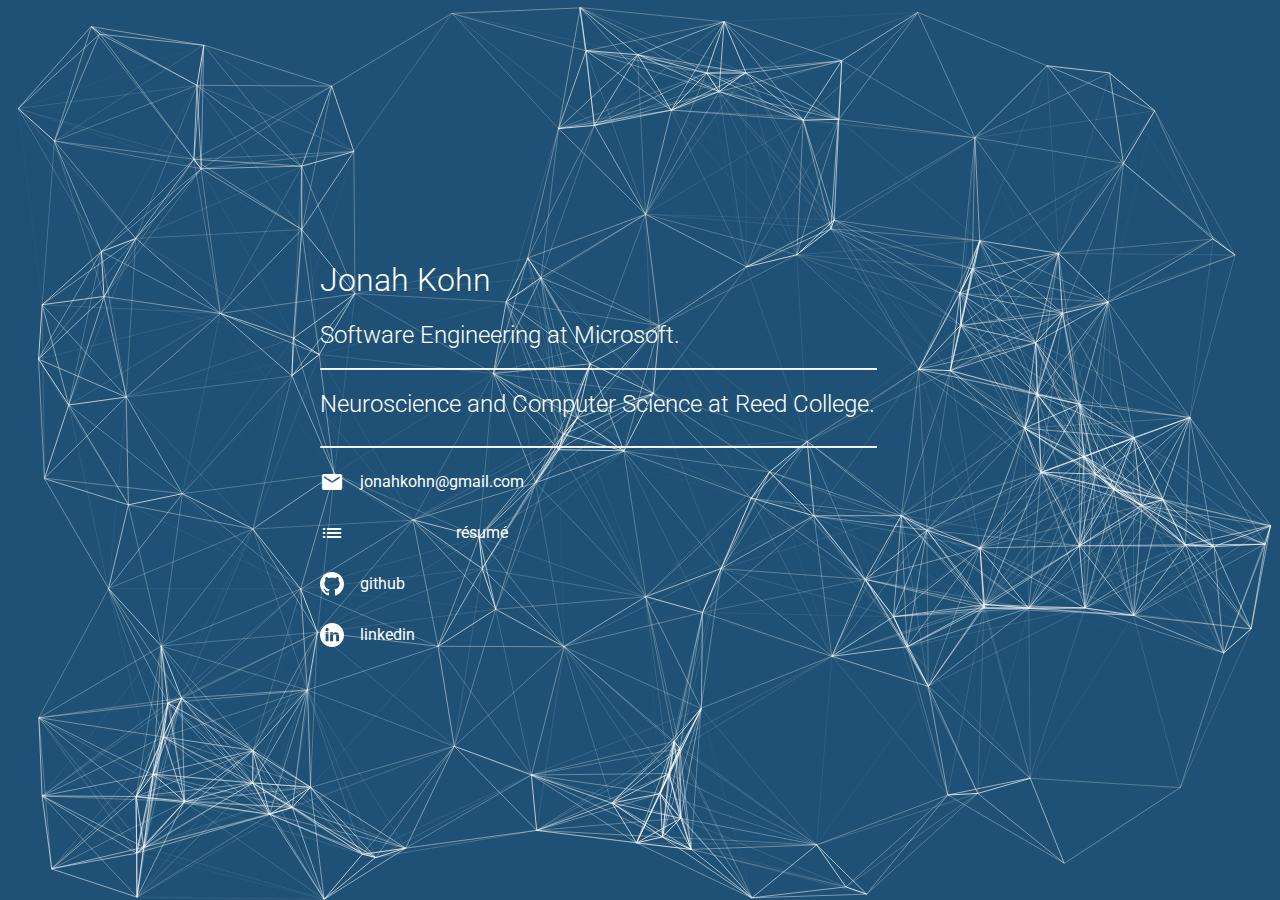
<file: index.html>
<!DOCTYPE html>
<html lang="en">

  <head>
    <meta charset="UTF-8">
    <meta name="viewport" content="width=device-width, initial-scale=1.0">
    <link href="css/styles.css" rel="stylesheet" />
    <link href="https://fonts.googleapis.com/icon?family=Material+Icons" rel="stylesheet">
    <title>Home | Jonah Kohn</title>
  </head>

  <body>
    <div class="main-container">
      <div id="particles" class="particles-container desktop"></div>
      <div id="particles-mobile" class="particles-container mobile"></div>
      <div class="content-container">
        <div class="info-container">
          <h1>
            Jonah Kohn
          </h1>
          <h2>
            Software Engineering at Microsoft. 
          </h2>
          <hr class="divider" />
          <h2>
            Neuroscience and Computer Science at Reed College.
          </h2>
        </div>
        <hr class="divider" />
        <div class="links-container">
          <div class="contact-container">
            <i class="material-icons">email</i>
            <p>
              jonahkohn@gmail.com
            </p>
          </div>
          <!-- <a href="./jonah_resume.pdf"> -->
          <div class="contact-container">
            <i class="material-icons">list_alt</i>
            <a href="./resume.pdf">
              <p>
                résumé
              </p>
            </a>
          </div>
          <!-- </a> -->
          <a href="https://github.com/jonah-kohn">
            <div class="contact-container">
              <img class="custom-icon" src="./img/github.svg">
              <p>
                github
              </p>
            </div>
          </a>
          <a href="https://linkedin.com/in/jonahkohn">
            <div class="contact-container">
              <img class="custom-icon" src="./img/linkedin.svg">
              <p>
                linkedin
              </p>
            </div>
          </a>
        </div>
      </div>
    </div>
    <script src="js/particles.min.js"></script>
    <script src="js/index.js"></script>
    <script src="js/mobile.js"></script>
  </body>

</html>
</file>
<file: css/styles.css>
@import url('https://fonts.googleapis.com/css2?family=Roboto:wght@300;400;500&display=swap');

body, html {
  height: 100%;
  width: 100%;
  margin: 0;
  background-color: #1e5175;
  color: white;
}

h1, h2, h3, h4, p {
  font-family: Roboto;
}

h1, h2 {
  font-weight: 300;
}

h3, h4 {
  font-weight: 400;
}

p {
  font-weight: 400;
}

img, svg {
  object-fit: contain;
}

a {
  color: white;
  text-decoration: none;
}

a:hover {
  color: white;
  text-decoration: underline;
}

.main-container {
  height: 100%;
  width: 100%;
  display: flex;
}

.particles-container {
  display: flex;
  position: absolute;
  height: 100%;
  width: 100%;
  pointer-events: none;
}

.content-container {
  display: flex;
  margin-left: 25%;
  margin-right: auto;
  margin-top: auto;
  margin-bottom: auto;
  flex-direction: column;
}

.links-container {
  display: flex;
  flex-direction: column;
}

.contact-container {
  display: flex;
  flex-direction: row;
  align-items: center;
}

.contact-container i {
  margin-right: 1rem;
  color: white;
}

.contact-container img {
  margin-right: 1rem;
  color: white;
  height: 24px;
  width: 24px;
}

.divider {
  width: 100%;
  border-top: solid 1px white;
}

.mobile {
  display: none;
}

@media(max-width: 767px) {
  .main-container {
    padding: 2rem;
    width: calc(100% - 4rem);
    height: calc(100% - 4rem);
  }

  .particles-container {
    width: calc(100% - 4rem);
    height: calc(100% - 4rem);
  }

  .content-container {
    margin-left: 0;
  }

  .desktop {
    display: none;
  }

  .mobile {
    display: flex;
  }
}
</file>
